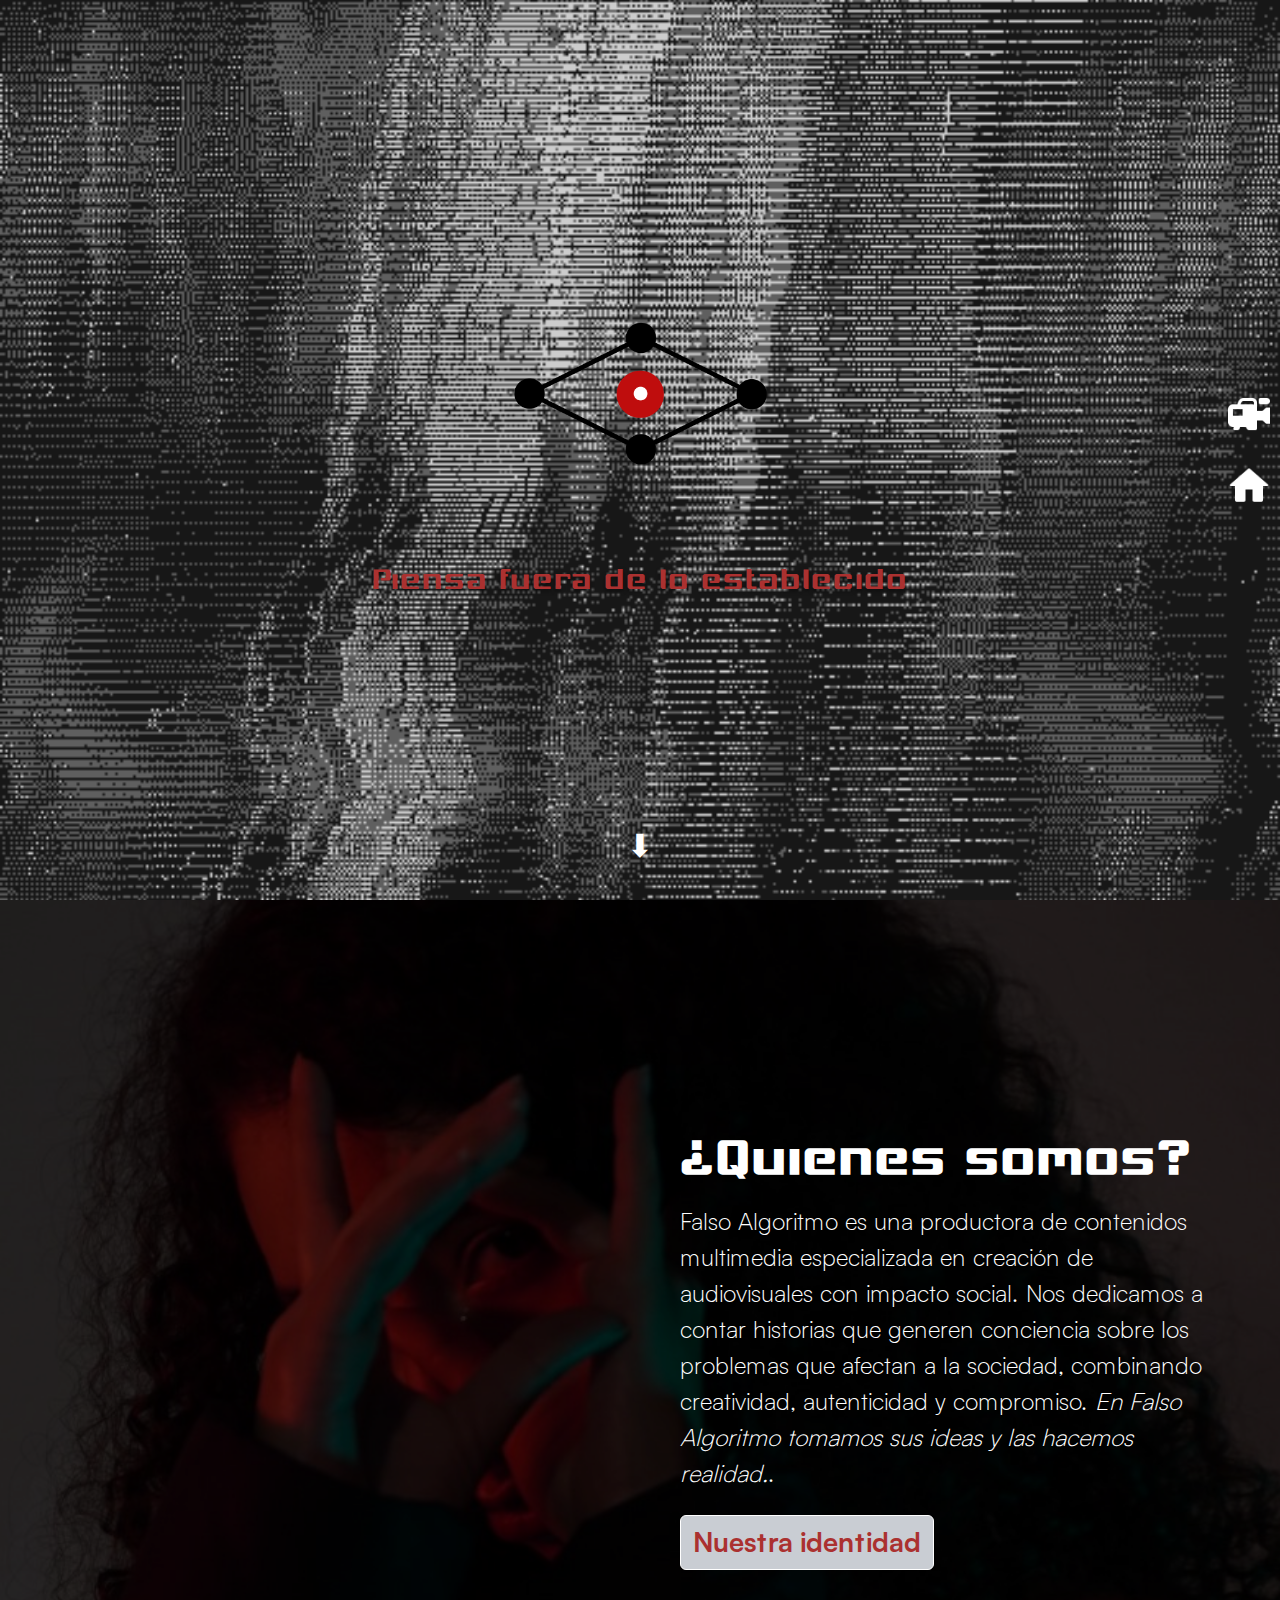
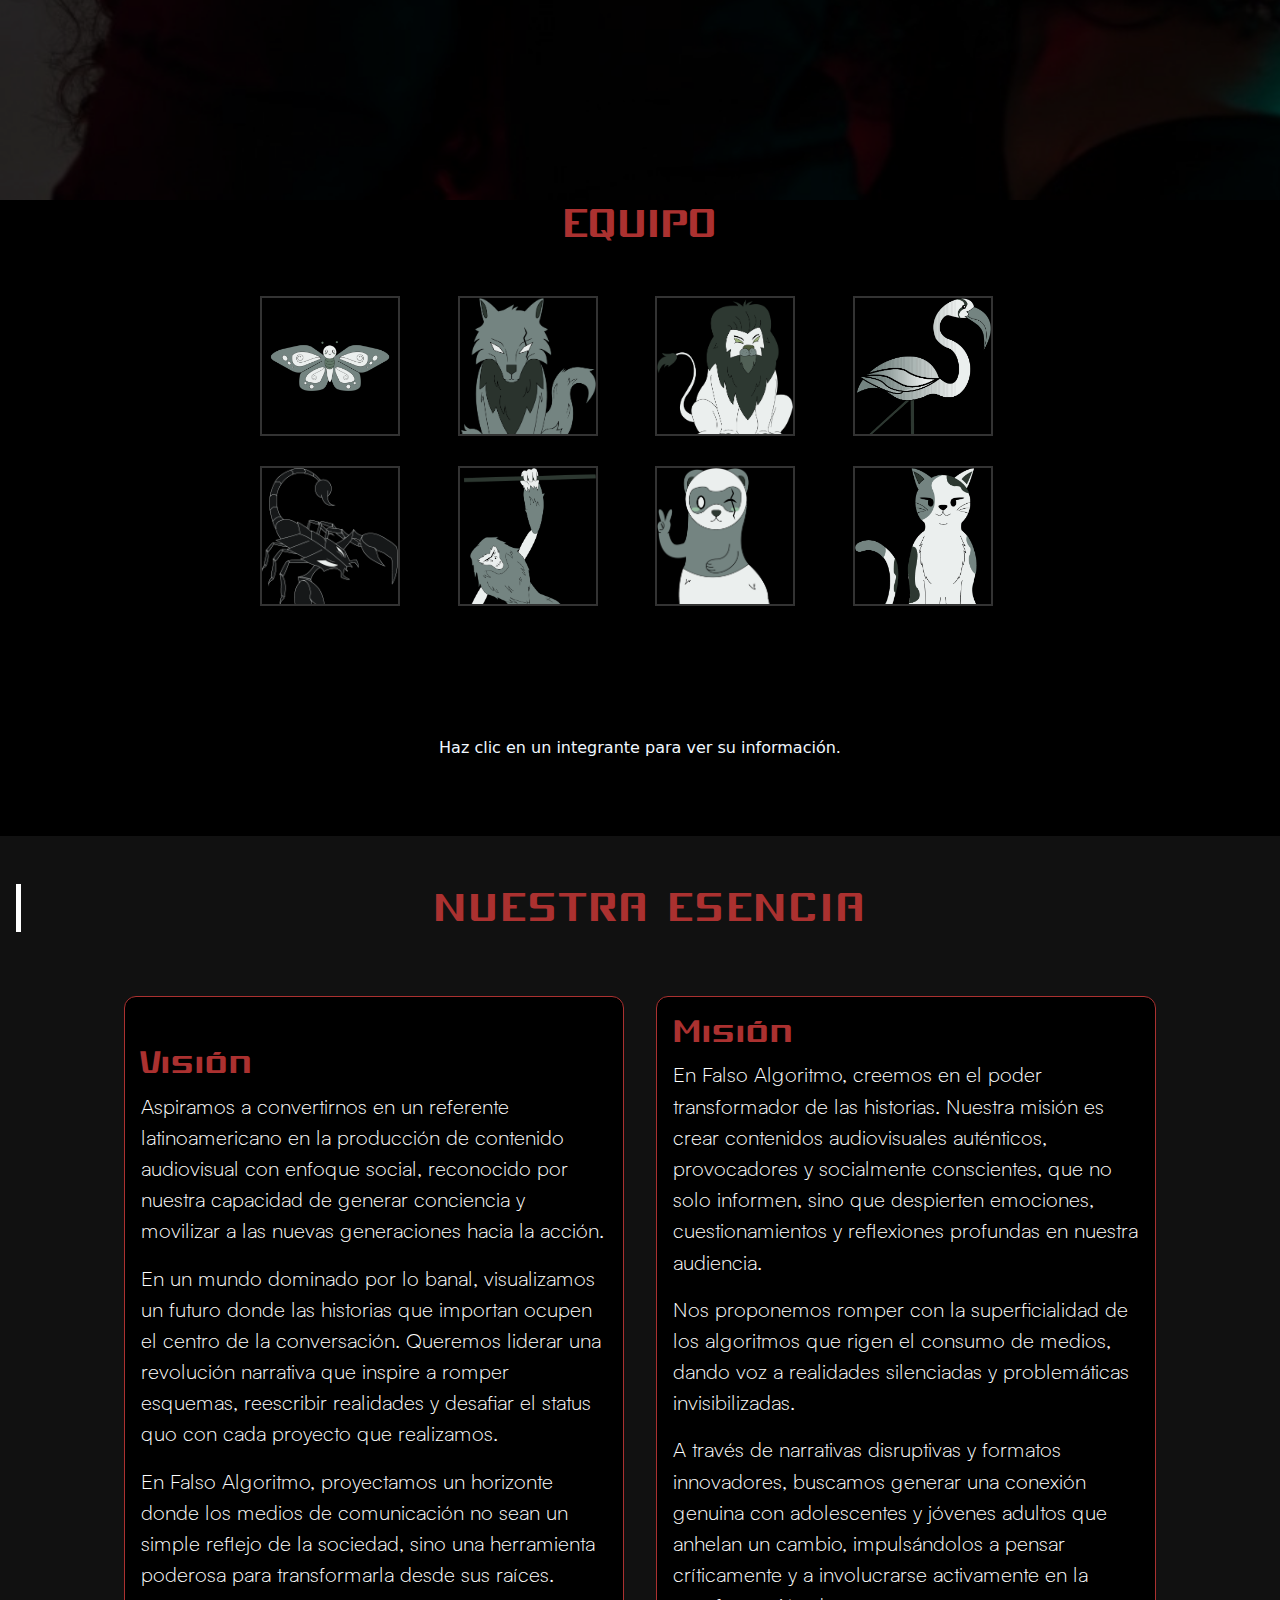
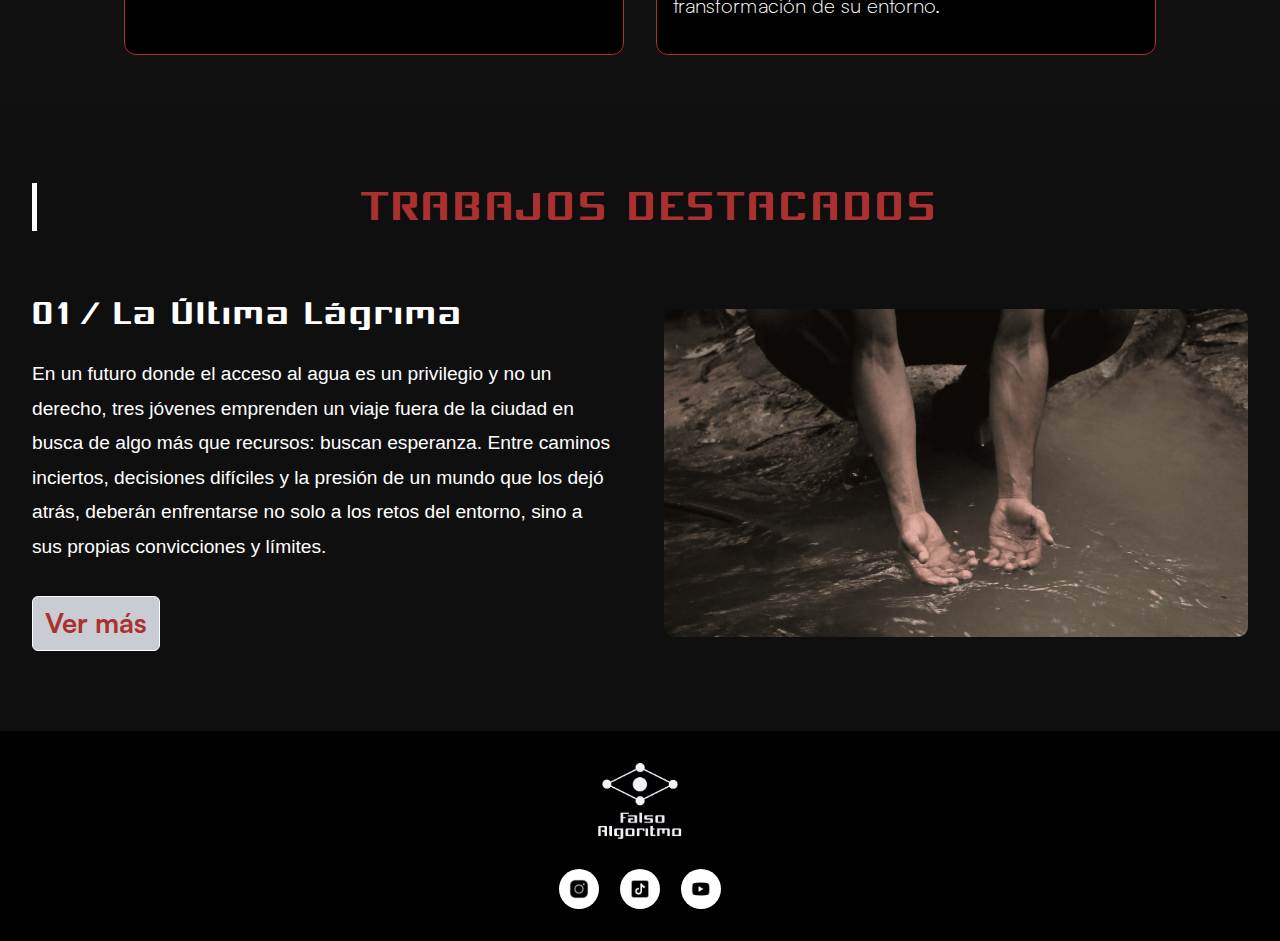
<file: productora.html>
<!DOCTYPE html>
<html lang="es">
<head>
  <meta charset="UTF-8" />
  <meta name="viewport" content="width=device-width, initial-scale=1.0" />
  <title>Proyecto – La Última Lágrima</title>
  <link rel="icon" href="images/productorawh.png" type="image/x-icon">
  <link rel="stylesheet" href="styles.css" />
  <link href="https://cdn.jsdelivr.net/npm/bootstrap@5.3.2/dist/css/bootstrap.min.css" rel="stylesheet">
</head>
<body>

 <!-- Menú lateral derecho -->
<div class="menu-lateral-derecha">
  <div class="menu-item">
    <a href="proyecto.html">
      <img src="images/proyecto.png" alt="Proyecto" />
    </a>
  </div>
  <div class="menu-item">
    <a href="index.html">
      <img src="images/iconoprincipal.png" alt="Principal" />
    </a>
  </div>
</div>


<!-- Menú hamburguesa para móviles -->
<nav class="navbar navbar-dark bg-dark d-md-none fixed-top px-3">
  <div class="container-fluid justify-content-between">
    <button class="navbar-toggler" type="button" data-bs-toggle="collapse" data-bs-target="#menuMovil" aria-controls="menuMovil" aria-expanded="false" aria-label="Menú">
      <span class="navbar-toggler-icon"></span>
    </button>
  </div>
  
  <div class="collapse navbar-collapse mt-2" id="menuMovil">
    <ul class="navbar-nav ps-3">
    
    <li class="nav-item">
        <a class="nav-link d-flex align-items-center gap-2" href="proyecto.html">
          <img src="images/proyecto.png" alt="Proyecto" width="24" /> <span>Proyecto</span>
        </a>
      </li>
      <li class="nav-item">
        <a class="nav-link d-flex align-items-center gap-2" href="index.html">
          <img src="images/iconoprincipal.png" alt="Inicio" width="24" /> <span>Inicio</span>
        </a>
      </li>
      
    </ul>
  </div>
</nav>

<section class="productora-hero">
    <img src="images/productora.png" alt="Logo Productora" class="logo-productora" />
    <h1 class="frase-productora">Piensa fuera de lo establecido</h1>
    <div class="scroll-indicador">⬇</div>
  </section>

  <section class="band-section">
    <div class="band-content">
      <h2>¿Quienes somos?</h2>
      <p>
        Falso Algoritmo es una productora de contenidos multimedia especializada en 
        creación de audiovisuales  con impacto social. Nos dedicamos a contar historias 
        que generen conciencia sobre los problemas que afectan a la sociedad, combinando 
        creatividad, autenticidad y compromiso.  <em>En Falso Algoritmo tomamos sus ideas 
        y las hacemos realidad.</em>.
      </p>
      <a href="archives/falsoAlgoritmoMDM.pdf" class="btn-band" target="_blank">Nuestra identidad</a>
    </div>
  </section>

  <section>
    <div class="equipo-container">
    <h1>EQUIPO</h1>
    <div class="container">
    <div class="grid-container" id="grid">
    <div class="grid-item" data-description="Responsable de la identidad visual y narrativa del proyecto. Supervisa la coherencia estética, estructura los guiones y define el tono del cortometraje. También dirige el diseño y funcionalidad del sitio web, trabajando en conjunto con los equipos de arte y animación." data-image="images/taniaDetalle.jpg" data-instagram="https://www.instagram.com/tanyah.03?igsh=OGRxNzVhNXB0ZHh2" data-name="Tania Valentina Hoyos Bermeo" data-portfolio="https://tanyah03.github.io/portafolioWeb/" data-role="Dirección Creativa y Guion"><img alt="Nanami" src="images/mariposa.png"/></div>
    <div class="grid-item" data-description="Encargado de la captura de material audiovisual y fotográfico. Se asegura de que la iluminación, composición y corrección de color mantengan la identidad visual del proyecto. Colabora con edición y animación para integrar el material en la versión final." data-image="images/kevinDetalle.jpg" data-instagram="https://www.instagram.com/brausin_ich?igsh=MWRsNzYyeGRjbzc2OQ==" data-name="Kevin Daniel Brausin Novoa"  data-role="Dirección de Fotografía y Producción"><img alt="Mei" src="images/lobo.png"/></div>
    <div class="grid-item" data-description="Desarrolla animaciones en 2D y 3D, efectos visuales y diseño sonoro. Edita y sincroniza el audio con las imágenes, creando una atmósfera envolvente. También trabaja en la producción de la banda sonora y efectos de sonido." data-image="images/brianDetalle.jpg" data-instagram="https://www.instagram.com/briancristanchovargas?igsh=ZWVvbXFhNnZjcHkx" data-name="Brian Stiven Cristancho Vargas" data-portfolio="https://hassidyy.github.io/brianPortafolio/" data-role="Animación y Sonido"><img alt="Yaga" src="images/leon.png"/></div>
    <div class="grid-item" data-description="Diseña materiales gráficos y edita los videos del proyecto. Asegura que los efectos visuales y la corrección de color refuercen la narrativa. Apoya en la creación de storyboard y ajustes de animación según el feedback del equipo." data-image="images/angieDetalle.jpg" data-instagram="https://www.instagram.com/katt_artt?igsh=MTJnc2tieGxlcnRkdA==" data-name="Angie Katherine Becerra Riaño" data-portfolio="https://becerra03092000.github.io/Portafolio-final/" data-role="Diseño Gráfico y Edición"><img alt="Shoko" src="images/flamenco.png"/></div>
    <div class="grid-item" data-description="Escribe guiones y supervisa la coherencia narrativa con los aspectos visuales del proyecto. Garantiza que los personajes y escenarios reflejen la intención del relato. También investiga nuevas metodologías en UX/UI y diseño web." data-image="images/juanDetalle.jpg" data-instagram="https://www.instagram.com/_errratico?igsh=MTYzeXBkZXJrcjh4bA==" data-name="Juan Jacobo Bernal Bernal" data-portfolio="https://fernodroom.github.io/miPortafolioWebPersonal/" data-role="Diseño Gráfico, Guion y Dirección de Arte"><img alt="Todo" src="images/escorpion.png"/></div>
    <div class="grid-item" data-description="Define el estilo visual del proyecto a través de la fotografía y el video. Aporta una visión cinematográfica en la escritura del guion y asegura la calidad técnica de cada toma. También colabora en la planificación transmedia del contenido." data-image="images/pedroDetalle.jpg" data-instagram="https://www.instagram.com/yanhomami?igsh=ejh0djZkeHlpM2ww" data-name="Pedro Nel Rodríguez Barrera" data-portfolio="https://hassidyy.github.io/portafolioactpedro/#ultimo4" data-role="Fotografía y Guion"><img alt="Gojo" src="images/mono.png"/></div>
    <div class="grid-item" data-description="Crea efectos sonoros y elementos visuales para branding y redes sociales. Ajusta la calidad del audio en los videos y diseña gráficos que refuercen la estética del proyecto." data-image="images/ashleyDetalle.jpg" data-instagram="https://www.instagram.com/degdegtulipdegdeg?igsh=aWUzZ3o4bjB5bTJ3" data-name="Ashley Valentina Riaño Mendigaño" data-portfolio="https://tulip14flower.github.io/portafolio/index.html" data-role="Diseño Gráfico y Sonido"><img alt="Toge" src="images/huron.png"/></div>
    <div class="grid-item" data-description="Diseña la estructura del sitio web y desarrolla estrategias de contenido y publicidad. Redacta textos para blogs, redes y campañas promocionales, asegurando una comunicación efectiva. También trabaja en posicionamiento de marca y diseño de campañas digitales." data-image="images/hasbleidyDetalle.jpg" data-instagram="https://www.instagram.com/hassidyy?igsh=MWwzZXV6ZHAwcWo4bQ==" data-name="Tania Hasbleidy Palacio León" data-portfolio="https://hassidyy.github.io/portafoliotania/" data-role="Diseño Web, Redacción y Publicidad"><img alt="Utahime" src="images/gato.png"/></div>
    </div>
    <div class="info-panel" id="info" style="color: aliceblue;">
    <p>Haz clic en un integrante para ver su información.</p>
    </div>
    </div>
    </div>
    </section>

    <section class="mision-vision-section">
      <h2 class="titulo-seccion">Nuestra esencia</h2>
    
      <div class="fila">
        <!-- Visión: imagen a la izquierda -->
        <div class="tarjeta">
          <div class="texto">
            <h3>Visión</h3>
            <p>Aspiramos a convertirnos en un referente latinoamericano en la producción de contenido audiovisual con enfoque social, 
              reconocido por nuestra capacidad de generar conciencia y movilizar a las nuevas generaciones hacia la acción.</p> 
              <p>En un mundo dominado por lo banal, visualizamos un futuro donde las historias que importan ocupen el centro de la 
              conversación. Queremos liderar una revolución narrativa que inspire a romper esquemas, reescribir realidades y desafiar 
              el status quo con cada proyecto que realizamos.</p> <p>En Falso Algoritmo, proyectamos un horizonte donde los medios de comunicación 
              no sean un simple reflejo de la sociedad, sino una herramienta poderosa para transformarla desde sus raíces.</p>
          </div>
        </div>
    
        <!-- Misión: imagen a la derecha -->
        <div class="tarjeta reverse">
          <div class="texto">
            <h3>Misión</h3>
            <p>En Falso Algoritmo, creemos en el poder transformador de las historias. 
              Nuestra misión es crear contenidos audiovisuales auténticos, provocadores y socialmente conscientes, 
              que no solo informen, sino que despierten emociones, cuestionamientos y reflexiones profundas en nuestra 
              audiencia. </p> <p>Nos proponemos romper con la superficialidad de los algoritmos que rigen el consumo de medios, 
              dando voz a realidades silenciadas y problemáticas invisibilizadas.</p> <p>A través de narrativas disruptivas y 
              formatos innovadores, buscamos generar una conexión genuina con adolescentes y jóvenes adultos que anhelan 
              un cambio, impulsándolos a pensar críticamente y a involucrarse activamente en la transformación de su entorno. </p>           
          </div>
        </div>
      </div>
    </section>


      
<!-- Info del proyecto -->
<section class="trabajos-destacados">
  <h2 class="titulo-seccion">TRABAJOS DESTACADOS</h2>

  <div class="contenedor-proyecto">
    <div class="texto-proyecto">
      <h3 class="subtitulo-proyecto">01 / La Última Lágrima</h3>
      <p class="descripcion-proyecto">
        En un futuro donde el acceso al agua es un privilegio y no un derecho, 
        tres jóvenes emprenden un viaje fuera de la ciudad en busca de algo más 
        que recursos: buscan esperanza. Entre caminos inciertos, decisiones 
        difíciles y la presión de un mundo que los dejó atrás, deberán 
        enfrentarse no solo a los retos del entorno, sino a sus propias 
        convicciones y límites.
      </p>
      <a href="index.html" class="btn-proyecto">Ver más</a>
    </div>

    <div class="imagen-proyecto">
      <img src="images/fotproyecto.png" alt="Imagen del proyecto Falso Algoritmo" />
    </div>
  </div>
</section>
    
      <footer class="footer">
        <img src="images/productorawh.png" alt="Logo Productora" class="footer-logo">
        <div class="social-icons">
          <a href="https://www.instagram.com/falsoalgoritmo.oficial?igsh=MWdkNXRkdWZpeHpqdA==" target="_blank"><div class="circle"><img src="images/instagram.png" alt="Instagram"></div></a>
          <a href="https://www.tiktok.com/@falso_algoritmo" target="_blank"><div class="circle"><img src="images/tiktok.png" alt="TikTok"></div></a>
          <a href="https://www.youtube.com/@falso.algoritmo" target="_blank"><div class="circle"><img src="images/youtube.png" alt="YouTube"></div></a>
        </div>
      </footer>


  <script>
    document.addEventListener("DOMContentLoaded", function () {
  const items = document.querySelectorAll('.grid-item');
  const infoPanel = document.getElementById('info');

  if (!infoPanel || items.length === 0) return;

  items.forEach(item => {
    item.addEventListener('click', () => {
      const name = item.getAttribute('data-name');
      const role = item.getAttribute('data-role');
      const description = item.getAttribute('data-description');
      const instagram = item.getAttribute('data-instagram');
      const portfolio = item.getAttribute('data-portfolio');
      const image = item.getAttribute('data-image');

      infoPanel.innerHTML = `
  <img src="${image}" alt="${name}">
  <div class="info-text">
    <h1>${name}</h1>
    <h2>${role}</h2>
    <p>${description}</p>
    <div class="info-links">
      <a href="${instagram}" target="_blank">
        <img src="images/instagram.png" alt="Instagram"> Instagram
      </a>
      <a href="${portfolio}" target="_blank">
        <img src="images/portafolio.png" alt="Portafolio"> Portafolio
      </a>
    </div>
  </div>
`;
    });
  });
});
  </script>
  <script src="script.js"></script>
  <script src="https://cdn.jsdelivr.net/npm/bootstrap@5.3.2/dist/js/bootstrap.bundle.min.js"></script>
</body>
</html>
</file>
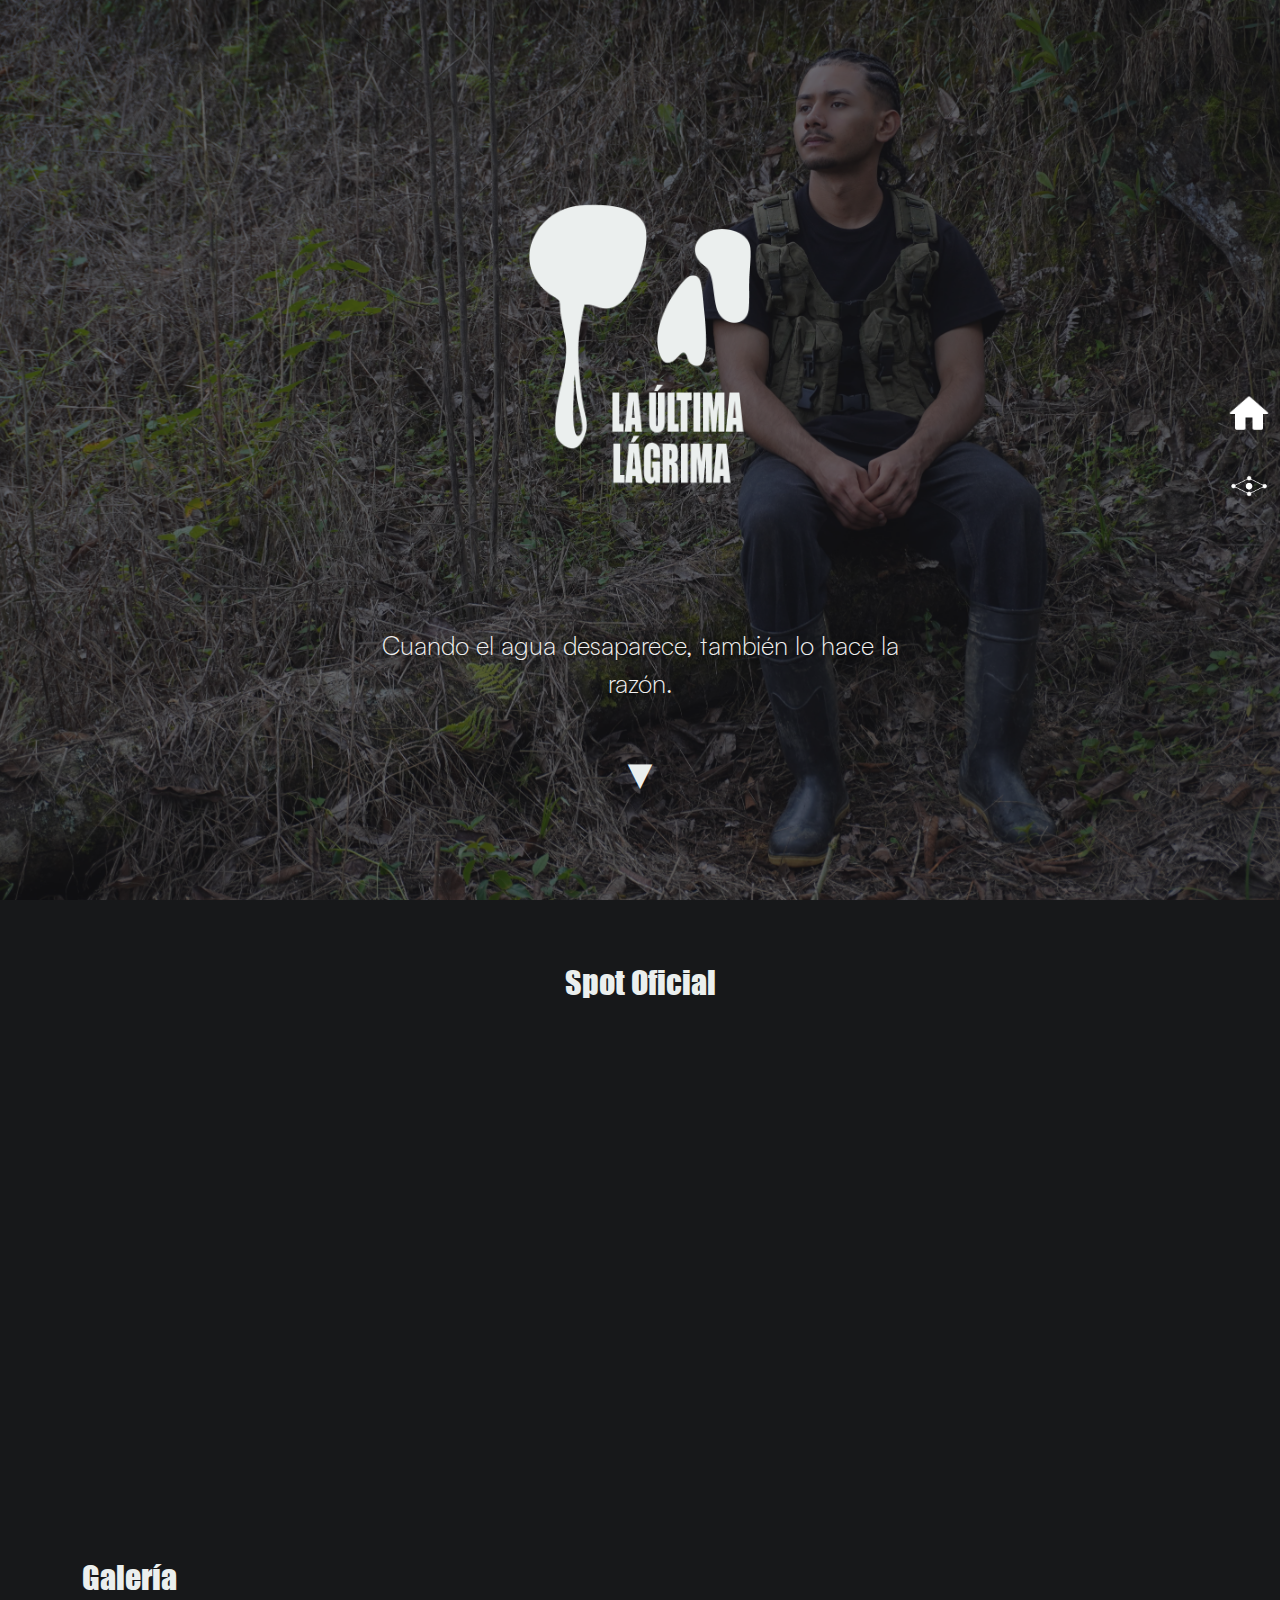
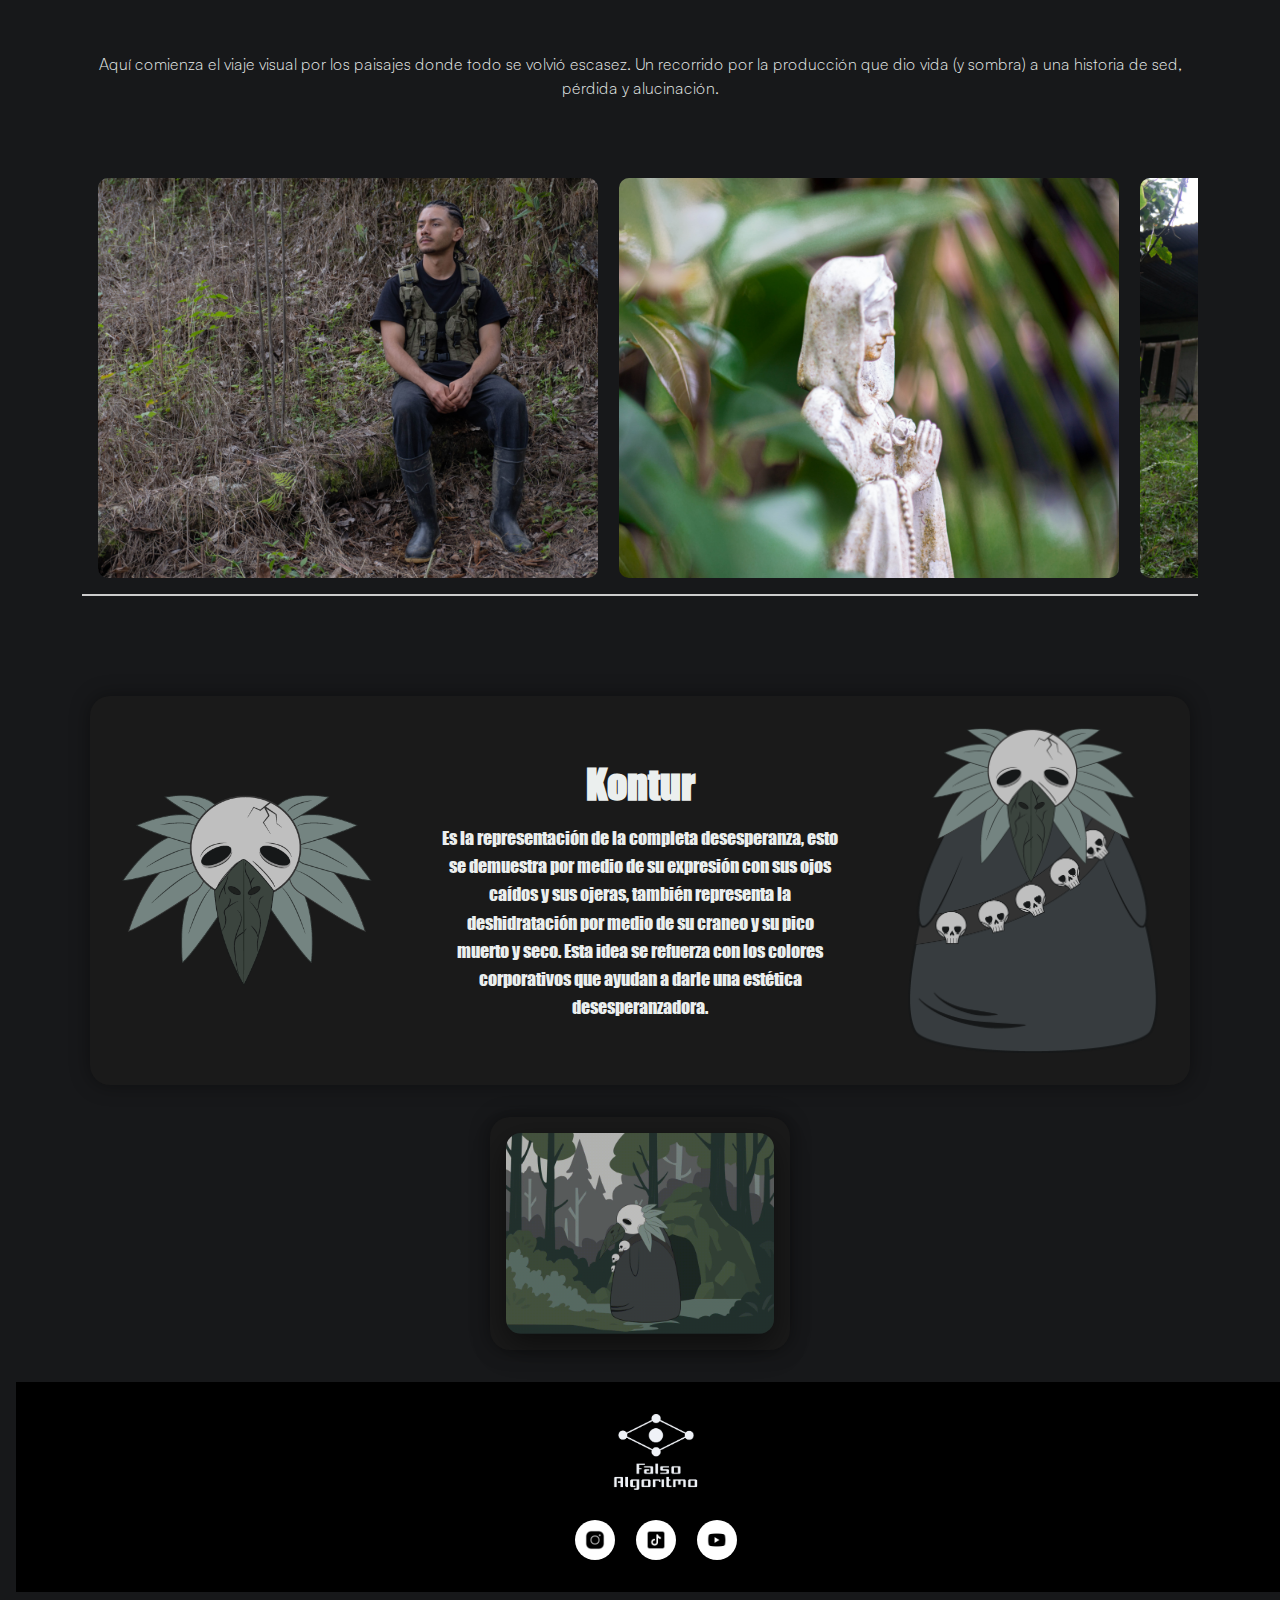
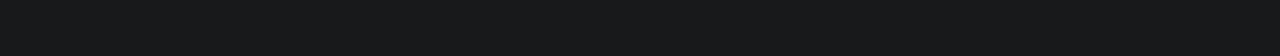
<file: proyecto.html>
<!DOCTYPE html>
<html lang="es">
<head>
  <meta charset="UTF-8" />
  <meta name="viewport" content="width=device-width, initial-scale=1.0" />
  <title>Proyecto – La Última Lágrima</title>
  <link rel="icon" href="images/proyectoGr.png" type="image/x-icon">
  <link rel="stylesheet" href="styles.css" />
  <link href="https://cdn.jsdelivr.net/npm/bootstrap@5.3.2/dist/css/bootstrap.min.css" rel="stylesheet">
</head>
<body>

  <!-- Menú lateral derecho -->
<div class="menu-lateral-derecha">
  <div class="menu-item">
    <a href="index.html">
      <img src="images/iconoprincipal.png" alt="Principal" />
    </a>
  </div>
  <div class="menu-item">
    <a href="productora.html">
      <img src="images/productora.png" alt="Productora" />
    </a>
  </div>
</div>


<!-- Menú hamburguesa para móviles -->
<nav class="navbar navbar-dark bg-dark d-md-none fixed-top px-3">
  <div class="container-fluid justify-content-between">
    <button class="navbar-toggler" type="button" data-bs-toggle="collapse" data-bs-target="#menuMovil" aria-controls="menuMovil" aria-expanded="false" aria-label="Menú">
      <span class="navbar-toggler-icon"></span>
    </button>
  </div>
  
  <div class="collapse navbar-collapse mt-2" id="menuMovil">
    <ul class="navbar-nav ps-3">
      <li class="nav-item">
        <a class="nav-link d-flex align-items-center gap-2" href="index.html">
          <img src="images/iconoprincipal.png" alt="Inicio" width="24" /> <span>Inicio</span>
        </a>
      </li>
      <li class="nav-item">
        <a class="nav-link d-flex align-items-center gap-2" href="productora.html">
          <img src="images/productora.png" alt="Productora" width="24" /> <span>Productora</span>
        </a>
      </li>
    </ul>
  </div>
</nav>

  <!-- Sección portada del proyecto -->
  <section class="portada-proyecto">
    <div class="overlay">
      <img src="images/proyectoWt.png" alt="La Última Lágrima" class="logo-portada" />
      <p class="frase-impacto"> Cuando el agua desaparece, también lo hace la razón.</p>
      <div class="scroll-down">
        <span>▼</span>
      </div>
    </div>
  </section>


  <!-- Sección Spot -->
  <section class="seccion" style="background-color: var(--color-oscuro2);" id="spot">
    <h2>Spot Oficial</h2>
    <div class="video-embed">
      <iframe width="100%" height="500" src="https://www.youtube.com/embed/5PHuoxsctLQ?si=7yVlk7Ub-HfG3mzR" 
        title="Spot Oficial" frameborder="0" 
        allow="accelerometer; autoplay; clipboard-write; encrypted-media; gyroscope; picture-in-picture; web-share" 
        allowfullscreen></iframe>
    </div>

      <div class="container my-5">
        <h2 class="text-center mb-4">Galería</h2>
        <p style="font-family: 'Satoshi Light';">Aquí comienza el viaje visual por los paisajes donde todo se volvió escasez. 
          Un recorrido por la producción que dio vida (y sombra) a una historia de sed, pérdida y alucinación.</p>
        <div class="gallery-container">
          <!-- Imágenes desde carpeta local -->
          <img src="images/fotouno.jpg" class="gallery-image" alt="galeria1">
          <img src="images/fotodos.jpg" class="gallery-image" alt="galeria2">
          <img src="images/fototres.jpg" class="gallery-image" alt="galeria3">
          <img src="images/fotocuatro.jpg" class="gallery-image" alt="galeria4">
          <img src="images/fotocinco.jpg" class="gallery-image" alt="galeria5">
          <img src="images/fotoseis.jpg" class="gallery-image" alt="galeria6">
          <img src="images/fotosiete.jpg" class="gallery-image" alt="galeria7">
          <img src="images/fotoocho.jpg" class="gallery-image" alt="galeria8">
        </div>
      </div>
  
      <div class="contenido-flex">
        <div class="personaje-section">
          <img src="images/personajeCabeza.png" alt="Máscara" class="personaje-image" />
      
          <div class="personaje-content">
            <h2>Kontur</h2>
            <p>
              Es la representación de la completa desesperanza, 
              esto se demuestra por medio de su expresión con sus ojos caídos y sus ojeras, 
              también representa la deshidratación por medio de su craneo y su pico muerto y 
              seco. Esta idea se refuerza con los colores corporativos que ayudan a darle 
              una estética desesperanzadora.
            </p>
          </div>
      
          <img src="images/personajeFrente.png" alt="Elemento decorativo" class="personaje-image-right" />
        </div>
      
        <div class="gif-section">
          <img src="images/turnAroundP.gif" alt="Gif decorativo" class="gif-deco" onclick="openModal()" />
        </div>
        
        <!-- Modal -->
        <div id="gifModal" class="modal">
          <span class="close" onclick="closeModal()">&times;</span>
          <img class="modal-content" id="gifFull">
        </div>
        
      </div>

      <footer class="footer">
        <img src="images/productorawh.png" alt="Logo Productora" class="footer-logo">
        <div class="social-icons">
          <a href="https://www.instagram.com/falsoalgoritmo.oficial?igsh=MWdkNXRkdWZpeHpqdA==" target="_blank"><div class="circle"><img src="images/instagram.png" alt="Instagram"></div></a>
          <a href="https://www.tiktok.com/@falso_algoritmo" target="_blank"><div class="circle"><img src="images/tiktok.png" alt="TikTok"></div></a>
          <a href="https://www.youtube.com/@falso.algoritmo" target="_blank"><div class="circle"><img src="images/youtube.png" alt="YouTube"></div></a>
        </div>
      </footer>

      <script>
        // Menú hamburguesa toggle
document.getElementById('hamburguesa-btn').addEventListener('click', () => {
  const menuMovil = document.getElementById('menu-movil');
  const visible = menuMovil.style.display === 'flex';
  menuMovil.style.display = visible ? 'none' : 'flex';
});

// Menú hamburguesa
const toggleMenuBtn = document.getElementById('toggle-menu');
const opcionesMenu = document.getElementById('opciones-hamburguesa');

toggleMenuBtn.addEventListener('click', () => {
  opcionesMenu.classList.toggle('activo');
});

  function openModal() {
    document.getElementById("gifModal").style.display = "block";
    document.getElementById("gifFull").src = "images/turnAroundP.gif";
  }

  function closeModal() {
    document.getElementById("gifModal").style.display = "none";
  }

      </script>
  <script src="script.js"></script>
  <script src="https://cdn.jsdelivr.net/npm/bootstrap@5.3.2/dist/js/bootstrap.bundle.min.js"></script>
</body>
</html>
</file>
<file: styles.css>
/* Tipografías */
@font-face {
  font-family: 'Impact';
  src: url('fonts/impact.woff2') format('woff2');
  font-weight: 400;
  font-style: normal;
}

@font-face {
  font-family: 'Satoshi Light';
  src: url('fonts/Satoshi-Light.woff2') format('woff2');
  font-weight: 300;
  font-style: normal;
}

@font-face {
  font-family: 'Satoshi Bold';
  src: url('fonts/Satoshi-Bold.woff2') format('woff2');
  font-weight: 700;
  font-style: normal;
}

@font-face {
  font-family: 'Satoshi Italic';
  src: url('fonts/Satoshi-Italic.woff2') format('woff2');
  font-weight: 400;
  font-style: italic;
}

@font-face {
  font-family: 'Mobitale';
  src: url('fonts/Mobio__.woff') format('woff');
  font-weight: 400;
  font-style: italic;
}

:root {
  --color-claro: #EBEFEE;
  --color-gris: #748080;
  --color-verde: #4C593B;
  --color-oscuro1: #2D3831;
  --color-oscuro2: #17181A;
  --transparente: rgba(45, 56, 49, 0.85);
}
* {
  box-sizing: border-box;
}

html, body {
  margin: 0;
  padding: 0;
  width: 100%;
  overflow-x: hidden;
  background-color: #000;
}

body {
  margin: 0;
  font-family: 'Impact', sans-serif;
  background-color: var(--color-oscuro2);
  color: var(--color-claro);
}

#video-fondo {
  position: fixed !important;
  top: 0;
  left: 0;
  width: 100vw !important;
  height: 100vh !important;
  object-fit: cover !important;
  z-index: 0 !important;
  opacity: 1 !important;
  display: block !important;
  background: black !important;
}

#mutebtn {
  position: fixed;
  bottom: 20px;
  right: 20px;
  z-index: 10;
  background: transparent;
  border: none;
  cursor: pointer;
}
#mutebtn img {
  width: 40px;
  height: 40px;
}

.logo-nombre {
  font-family: 'Impact', sans-serif;
  font-size: 3.2rem;
  color: var(--color-claro);
  margin-bottom: 1rem;
  text-align: left;
  width: 100%;
}

.menu-lateral {
  position: fixed;
  top: 0;
  left: 0;
  width: 80px;
  height: 100vh;
  background-color: var(--transparente);
  display: flex;
  flex-direction: column;
  justify-content: center;
  align-items: center;
  padding: 30px 10px;
  z-index: 1000;
  border-top-right-radius: 60px;
  border-bottom-right-radius: 60px;
  box-shadow: 2px 0 10px rgba(0, 0, 0, 0.3);
}

.menu-item {
  position: relative;
  margin-bottom: 30px;
  cursor: pointer;
  transition: transform 0.3s ease;
}

.menu-item:hover {
  transform: scale(1.1);
}

.menu-item img {
  width: 52px;
  height: 52px;
}

.tooltip-text {
  position: absolute;
  left: 70px;
  top: 50%;
  transform: translateY(-50%);
  background: var(--color-oscuro1);
  color: var(--color-claro);
  padding: 6px 10px;
  border-radius: 4px;
  white-space: nowrap;
  opacity: 0;
  pointer-events: none;
  transition: opacity 0.3s ease;
  font-family: 'Satoshi Bold', sans-serif;
}

.menu-item:hover .tooltip-text {
  opacity: 1;
}

/* Menú hamburguesa móvil */
.menu-hamburguesa {
  display: none;
  position: fixed;
  top: 20px;
  left: 20px;
  z-index: 1100;
}

/* Responsivo */
@media (max-width: 576px) {
  .logo-nombre {
    font-size: 1.4rem;
    gap: 8px;
  }

  .logo-nombre img {
    height: 32px;
  }

  .contenido {
    margin-left: 70px;
    padding: 1.5rem;
  }


  .marco-video {
    width: 100%;
    max-width: none;
    border-radius: 12px;
    box-shadow: 0 0 40px rgba(0, 0, 0, 0.6);
  }

  #cerrar-video {
    margin-top: 12px;
    padding: 6px 12px;
    font-size: 0.9rem;
  }
}

/* MENÚ HAMBURGUESA RESPONSIVE */
body.offcanvas-open {
  overflow: hidden;
}

.offcanvas-start {
  max-width: 240px !important; /* asegura el ancho correcto */
}

@media (max-width: 576px) {
  .offcanvas-start.menu-transparente {
    background-color: rgba(45, 56, 49, 0.85); /* color-oscuro1 con transparencia */
    border-top-right-radius: 60px;
    border-bottom-right-radius: 60px;
    box-shadow: 2px 0 10px rgba(0, 0, 0, 0.3);
    width: 240px;
    padding: 30px 20px;
    display: flex;
    flex-direction: column;
    justify-content: flex-start;
    align-items: flex-start;
    font-family: 'Impact';
  }

  .navbar-nav .nav-link {
    font-family: 'Impact', sans-serif;
    color: var(--color-claro);
    font-size: 1.2rem;
  }
  
  .navbar-dark .navbar-toggler-icon {
    filter: brightness(0) invert(1); /* Asegura que el ícono sea blanco */
  }  

  .offcanvas-header {
    width: 100%;
    padding-bottom: 10px;
    border-bottom: 1px solid rgba(255, 255, 255, 0.1);
    margin-bottom: 10px;
  }

  .offcanvas-title {
    font-family: 'Impact', sans-serif;
    font-size: 1.5rem;
    color: #ffffff
  }

  .offcanvas-body {
    width: 100%;
    display: flex;
    flex-direction: column;
    gap: 20px;
    padding-top: 10px;
  }

  .menu-transparente .nav-link {
    display: flex;
    align-items: center;
    gap: 12px;
    color: var(--color-claro) !important;
    font-family: 'Satoshi Bold', sans-serif;
    font-size: 1.1rem;
    padding: 10px 16px;
    width: 100%;
    border-radius: 12px;
    transition: background-color 0.3s ease;
  }

  .menu-transparente .nav-link img {
    width: 28px;
    height: 28px;
    filter: brightness(1000%);
  }

  .menu-transparente .nav-link:hover {
    background-color: rgba(23, 24, 26, 0.65); /* más oscuro, con transparencia */
  }

  .btn-close {
    filter: brightness(1000%);
  }
}

/* Fondo oscuro del overlay */
#fondo-oscuro-reparto {
  position: fixed;
  top: 0;
  left: 0;
  width: 100%;
  height: 100%;
  background-color: rgba(0, 0, 0, 0.7); /* Fondo oscuro semitransparente */
  z-index: 998;
  display: none; /* Inicialmente oculto */
}

/* Estilos para la sección de reparto (modal) */
.reparto-seccion {
  position: fixed;
  top: 50%;
  left: 50%;
  transform: translate(-50%, -50%);
  width: 90%;
  max-width: 1200px;
  max-height: 90vh;
  background-color: #111;
  padding: 30px 20px;
  border-radius: 20px;
  box-shadow: 0 0 30px rgba(0, 0, 0, 0.7);
  z-index: 999; /* Asegura que el modal esté encima del fondo oscuro */
  display: none; /* Inicialmente oculto */
  color: var(--color-claro);
  text-align: center;
  animation: fadeIn 0.8s ease-in-out;
}

/* Cerrar el modal */
.cerrar-seccion {
  position: absolute;
  top: 20px;
  right: 30px;
  font-size: 28px;
  background: transparent;
  border: none;
  color: white;
  cursor: pointer;
  z-index: 1200;
}

/* Animación de entrada del modal */
@keyframes fadeIn {
  from {
    opacity: 0;
    transform: translateY(30px);
  }
  to {
    opacity: 1;
    transform: translateY(0);
  }
}

/* Estilo para las tarjetas de los personajes dentro del modal */
.cards-reparto {
  display: flex;
  flex-wrap: wrap;
  justify-content: center;
  gap: 25px;
  margin-top: 30px;
}

.card-personaje {
  background-color: #1c1c1c;
  padding: 20px;
  border-radius: 20px;
  width: 280px;
  transition: transform 0.3s;
  box-shadow: 0 0 10px rgba(255, 255, 255, 0.05);
}

.card-personaje img {
  width: 100%;
  border-radius: 12px;
}

.card-personaje h2 {
  margin-top: 15px;
  font-family: 'Impact', sans-serif;
}

.card-personaje button {
  margin-top: 15px;
  background-color: var(--color-claro);
  color: #111;
  padding: 10px 20px;
  border: none;
  border-radius: 12px;
  font-family: 'Satoshi Bold', sans-serif;
  cursor: pointer;
  transition: transform 0.2s;
}

.card-personaje button:hover {
  transform: scale(1.05);
}

/* Estilo para las imágenes */
.personaje img {
  width: 100%;
  border-radius: 15px;
  margin-bottom: 15px;
}

.personaje h3 {
  font-family: 'Impact', sans-serif;
  font-size: 1.4rem;
  margin-bottom: 10px;
}

.texto-personaje {
  font-family: 'Satoshi Light'; 
  font-size: 0.95rem;
  margin-bottom: 15px;
  color: #ccc;
  text-align: justify;
}

/* Estilo de los botones */
.boton-mas {
  background-color: transparent;
  border: 2px dashed var(--color-claro);
  color: var(--color-claro);
  padding: 8px 18px;
  border-radius: 12px;
  font-family: 'Impact', sans-serif;
  font-size: 0.95rem;
  cursor: pointer;
  transition: all 0.3s ease;
}

.boton-mas:hover {
  background-color: var(--color-claro);
  color: #0f0f0f;
  transform: scale(1.05);
}

/* proyecto */

.contenido {
  position: absolute; /* Posiciona el contenido encima del video */
  top: 0;
  left: 0;
  right: 0;
  bottom: 0;
  display: flex;
  flex-direction: column;
  justify-content: flex-end; /* Esto empuja el contenido hacia abajo */
  align-items: flex-start;
  height: 100vh; /* Ocupa toda la altura de la ventana */
  padding: 6rem;
  box-sizing: border-box; /* Asegura que el padding no rompa el diseño */
  gap: 2rem;
  z-index: 10; /* Asegura que esté por encima del video */
}

.logo-nombre {
  display: block;
}

.intro-texto {
  max-width: 600px;
  background-color: rgba(0, 0, 0, 0.4); /* mejora legibilidad */
  padding: 2rem;
  border-radius: 1rem;
  color: #f0f0f0;
  font-family: 'Satoshi', sans-serif;
  font-size: 1.1rem;
  line-height: 1.6;
}

.intro-texto p {
  margin: 0;
}

#ver-btn {
  font-family: 'Satoshi', sans-serif;
  font-size: 1rem;
  padding: 12px 28px;
  border: none;
  border-radius: 8px;
  background-color: #3a5230;
  color: #fff;
  cursor: pointer;
  transition: background-color 0.3s;
}

#ver-btn:hover {
  background-color: #4b6b3d;
}

/* Responsive para móviles */
@media (max-width: 768px) {
  .contenido {
    padding: 2rem;
  }

  .intro-texto {
    padding: 1.5rem 1rem;
    font-size: 1rem;
  }

  #ver-btn {
    font-size: 0.95rem;
    padding: 10px 20px;
  }
}

#video-fondo {
  position: fixed;
  top: 0;
  left: 0;
  width: 100%;
  height: 100%;
  object-fit: cover;
  z-index: -1;
}

#mutebtn {
  position: fixed;
  bottom: 20px;
  right: 20px;
  background-color: var(--color-claro);
  border: none;
  padding: 12px;
  border-radius: 50%;
  z-index: 1001;
  cursor: pointer;
  transition: background-color 0.3s ease;
}

#mutebtn img {
  width: 35px;
  height: 35px;
  display: block;
}

#mutebtn:hover {
  background-color: var(--color-gris);
}

@media (max-width: 768px) {
  #mutebtn {
    padding: 6px; /* más pequeño que 12px */
  }

  #mutebtn img {
    width: 24px;
    height: 24px;
  }
}

#ver-btn {
  font-family: 'Satoshi Bold', sans-serif;
  background-color: var(--color-verde);
  color: var(--color-claro);
  border: none;
  padding: 14px 28px; /* Más alto y ancho */
  font-size: 1.1rem;   /* Un poco más grande */
  margin-top: 2rem;
  max-width: 240px;    /* Más ancho */
  width: 100%;
  margin-left: 0;
  border-radius: 10px;
  cursor: pointer;
  transition: background-color 0.3s ease, transform 0.2s ease;
}

#ver-btn:hover {
  background-color: var(--color-gris);
  transform: scale(1.03); /* Sutil aumento al pasar el mouse */
}

/* 🔥 SECCIÓN VIDEO ACTUALIZADA */
#seccion-video {
  position: fixed;
  top: 0;
  left: 0;
  width: 100vw;
  height: 100vh;
  background-image: url('images/fondo-video.jpg'); /* REEMPLAZA por tu fondo real */
  background-size: cover;
  background-position: center;
  display: none;
  align-items: center;
  justify-content: center;
  flex-direction: column;
  z-index: 2000;
  backdrop-filter: blur(4px);
}

#seccion-video::before {
  content: "";
  position: absolute;
  top: 0; left: 0;
  width: 100%;
  height: 100%;
  background: rgba(0, 0, 0, 0.5); /* oscurece el fondo */
  z-index: -1;
}

.marco-video {
  width: 95%;
  max-width: 1200px; /* antes estaba en 960px */
  aspect-ratio: 16 / 9;
  box-shadow: 0 0 60px rgba(0, 0, 0, 0.7);
  border-radius: 16px;
  overflow: hidden;
  background: #000;
}

iframe {
  width: 100%;
  height: 100%;
  border: none;
}

#cerrar-video {
  margin-top: 20px;
  padding: 8px 16px;
  font-size: 1rem;
  font-family: 'Satoshi Light', sans-serif;
  background-color: var(--color-oscuro1);
  color: var(--color-claro);
  border: none;
  border-radius: 6px;
  cursor: pointer;
}

#cerrar-video:hover {
  background-color: var(--color-gris);
}

/* Responsivo */
@media (max-width: 576px) {
  .logo-nombre {
    font-size: 1.4rem;
    gap: 8px;
  }

  .logo-nombre img {
    height: 32px;
  }

  .contenido {
    margin-left: 70px;
    padding: 1.5rem;
  }

  .marco-video {
    width: 100%;
    max-width: none;
    border-radius: 12px;
    box-shadow: 0 0 40px rgba(0, 0, 0, 0.6);
  }

  #cerrar-video {
    margin-top: 12px;
    padding: 6px 12px;
    font-size: 0.9rem;
  }
}





/* Proyecto */


.portada-proyecto {
  background-image: url('images/proyectoFondo.jpg');
  background-size: cover;
  background-position: center;
  height: 100vh;
  position: relative;
  display: flex;
  justify-content: center;
  align-items: center;
}

.overlay {
  background-color: rgba(23, 24, 26, 0.6);
  width: 100%;
  height: 100%;
  position: absolute;
  top: 0;
  left: 0;
  z-index: 1;
  display: flex;
  flex-direction: column;
  align-items: center;
  justify-content: center;
  text-align: center;
}

.logo-portada {
  width: 60%;
  max-width: 500px;
  margin-bottom: 1.5rem;
}

.frase-impacto {
  font-size: 1.6rem;
  max-width: 600px;
  padding: 0 1rem;
  font-family: 'Satoshi Light', sans-serif;
  color: #f0f0f0;
  text-shadow: 1px 1px 8px rgba(0, 0, 0, 0.7);
  margin-bottom: 3rem;
}

.scroll-down span {
  font-size: 2rem;
  animation: bounce 2s infinite;
  color: var(--color-claro);
}

@keyframes bounce {
  0%, 100% { transform: translateY(0); }
  50% { transform: translateY(8px); }
}

.menu-lateral-derecha {
  position: fixed;
  top: 50%;
  right: 0;
  transform: translateY(-50%);
  display: flex;
  flex-direction: column;
  align-items: center;
  z-index: 10;
  padding: 10px;
}

.menu-item {
  margin: 15px 0;
  cursor: pointer;
  transition: transform 0.3s ease;
}

.menu-item img {
  width: 42px;
  height: 42px;
  filter: brightness(0) invert(1);
}

.menu-item:hover {
  transform: scale(1.1);
}

/* Ocultar menú lateral derecho en móviles */
@media (max-width: 768px) {
  .menu-lateral-derecha {
    display: none;
  }
}

.seccion {
  background-size: cover;
  background-position: center;
  padding: 4rem 1rem;
  text-align: center;
  position: relative;
  z-index: 2;
}

.seccion h2 {
  color: var(--color-claro);
  font-size: 2rem;
  margin-bottom: 2rem;
  font-family: 'Impact';
}

.seccion p {
  color: var(--color-claro);
  margin-bottom: 2rem;
  font-family: 'Impact';
}

.video-embed {
  max-width: 800px;
  margin: 0 auto;
  aspect-ratio: 16 / 9;
}

.video-frame {
  width: 100%;
  height: 100%;
  border: none;
}

.video-item {
  max-width: 320px;
  text-align: center;
}

.video-item img {
  width: 100%;
  border-radius: 20px;
  cursor: pointer;
  transition: transform 0.3s ease;
}

.video-item img:hover {
  transform: scale(1.05);
}

.video-item p {
  margin-top: 0.5rem;
  font-family: 'Satoshi Light', sans-serif;
  font-size: 1rem;
}



@media (max-width: 768px) {
  .logo-portada {
    width: 80%;
  }

  .frase-impacto {
    font-size: 1.2rem;
  }

  .menu-item img {
    width: 36px;
    height: 36px;
  }

  .seccion h2 {
    font-size: 1.5rem;
  }
}

.personaje-section {
  background-color: #1a1a1a;
  border-radius: 20px;
  display: flex;
  flex-direction: row;
  align-items: center;
  justify-content: space-between;
  padding: 2rem;
  max-width: 1100px;
  width: 100%;
  gap: 2rem;
  box-shadow: 0 0 20px rgba(0, 0, 0, 0.4);
}

.personaje-image {
  width: 30%;
  max-width: 250px;
}

.personaje-content {
  text-align: center;
  flex: 1;
}

.personaje-content h2 {
  font-size: 2.5rem;
  font-weight: 900;
  margin-bottom: 1rem;
}

.personaje-content p {
  font-weight: 300;
  font-size: 1.1rem;
  line-height: 1.6;
  max-width: 400px;
  margin: 0 auto;
}

.personaje-image-right {
  width: 30%;
  max-width: 250px;
}

@media (max-width: 768px) {
  .personaje-section {
    flex-direction: column;
    text-align: center;
  }

  .personaje-image,
  .personaje-image-right {
    width: 50%;
  }
}

.contenido-flex {
  display: flex;
  justify-content: center;
  align-items: stretch; /* <-- Para que tengan misma altura */
  gap: 2rem;
  flex-wrap: wrap;
  padding: 2rem;
}

.gif-section {
  background-color: #1a1a1a;
  border-radius: 20px;
  box-shadow: 0 0 20px rgba(0, 0, 0, 0.4);
  padding: 1rem;
  display: flex;
  align-items: center;
  justify-content: center;
  max-width: 300px;
  width: 100%;
}

.gif-deco {
  width: 100%;
  height: 100%;
  object-fit: cover;
  border-radius: 15px;
  box-shadow: 0 10px 30px rgba(0, 0, 0, 0.5);
  transition: transform 0.3s ease;
  cursor: pointer;
}

.gif-deco:hover {
  transform: scale(1.03);
}

@media (max-width: 1024px) {
  .contenido-flex {
    flex-direction: column;
    align-items: center;
  }

  .gif-section {
    max-width: 90%;
    height: auto;
  }

  .gif-deco {
    height: auto;
  }
}

.modal {
  display: none; 
  position: fixed; 
  z-index: 9999; 
  padding-top: 60px; 
  left: 0;
  top: 0;
  width: 100%;
  height: 100%;
  overflow: auto; 
  background-color: rgba(0, 0, 0, 0.9);
}

.modal-content {
  display: block;
  margin: auto;
  max-width: 90%;
  max-height: 90%;
  height: auto;
  width: auto;
  object-fit: contain;
  border-radius: 20px;
}


.close {
  position: absolute;
  top: 30px;
  right: 40px;
  color: white;
  font-size: 40px;
  font-weight: bold;
  cursor: pointer;
  z-index: 10000;
}

.close:hover {
  color: #fdd6e0;
}


.gallery-container {
  overflow-x: auto;
  white-space: nowrap;
  padding: 1rem;
  border-bottom: 2px solid #ccc;
}

.gallery-image {
  display: inline-block;
  width: 500px;
  height: 400px;
  object-fit: cover;
  margin-right: 1rem;
  border-radius: 10px;
  transition: transform 0.3s;
}

.gallery-image:hover {
  transform: scale(1.05);
}

@media (max-width: 768px) {
  .gallery-image {
    width: 250px;
    height: 170px;
  }
}

@media (max-width: 576px) {
  .gallery-image {
    width: 200px;
    height: 140px;
  }
}

  .footer {
    background-color: black;
    color: white;
    padding: 2rem 0;
    text-align: center;
    width: 100vw;
    margin: 0;
  }

  .footer-logo {
    width: 120px;
    margin-bottom: 1rem;
  }

  .social-icons a {
    margin: 0 0.5rem;
    display: inline-block;
    transition: transform 0.3s ease;
  }

  .social-icons a:hover {
    transform: scale(1.2);
  }

  .circle {
    background-color: white;
    border-radius: 50%;
    width: 40px;
    height: 40px;
    display: flex;
    align-items: center;
    justify-content: center;
    transition: background-color 0.3s ease, transform 0.3s ease;
  }

  .circle:hover {
    background-color: #ddd;
    transform: scale(1.1);
  }

  .social-icons img {
    width: 20px;
    height: 20px;
  }

  /* Productora */

  .productora-hero {
    position: relative;
    height: 100vh;
    width: 100%;
    background: url('images/fondoProductora.gif') no-repeat center center/cover;
    display: flex;
    flex-direction: column;
    justify-content: center;
    align-items: center;
    color: white;
    text-align: center;
    padding: 0 20px;
  }
  
  .logo-productora {
    width: 300px; /* Aumentado el tamaño */
    max-width: 90%;
    margin-bottom: 20px;
  }
  
  .frase-productora {
    font-size: 1.8rem;
    font-family: 'Mobitale', sans-serif;
    margin-bottom: 60px; /* separa de la flecha */
    color: #fff;
    text-shadow: 0 2px 4px rgba(0,0,0,0.5);
  }
  
  .scroll-indicador {
    position: absolute;
    bottom: 30px;
    left: 50%;
    transform: translateX(-50%);
    font-size: 2rem;
    animation: bounce 1.5s infinite;
    cursor: pointer;
  }
  
  @keyframes bounce {
    0%, 100% {
      transform: translateX(-50%) translateY(0);
    }
    50% {
      transform: translateX(-50%) translateY(10px);
    }
  }


  .equipo-container{
    background-color: #000000;
    margin: 0;
    padding: 0;
    overflow-x: hidden;
  }

/* Para el título "EQUIPO" */
h1 {
  text-align: center;
  font-size: 3rem;
  font-family: 'Mobitale', sans-serif;
  color: #AB3130 !important; /* Uso de !important para asegurar que el color se aplique */
}

  .grid-container {
    display: grid;
    grid-template-columns: repeat(4, 1fr);
    gap: 12px;
    padding: 20px;
    box-sizing: border-box;
    width: 100%;
    max-width: 100%;
  }
  
  .grid-item {
    aspect-ratio: 1 / 1;
    width: 100%;
    max-width: 90px;
    cursor: pointer;
    overflow: hidden;
    border: 2px solid #333;
  }

  .grid-item img {
    width: 100%;
    height: 100%;
    object-position: center;
    object-fit: cover;
    transition: 0.3s ease;
  }

  .grid-item:hover img {
    opacity: 0.7;
  }

  .container {
    display: flex;
    flex-wrap: wrap;
    gap: 30px;
    padding: 20px;
  }

  .info-panel {
    width: 100%;
    display: flex;
    align-items: flex-start;
    justify-content: center; /* centramos todo */
    gap: 40px;
    padding: 40px;
    flex-wrap: wrap;
    box-sizing: border-box;
  }

/* Estilo para la imagen de detalle */
.info-panel img {
  flex-shrink: 0;
  width: 100%;
  max-width: 400px; /* Aumenta este valor para hacerla más grande */
  height: auto;
  border-radius: 12px;
}

.info-text {
  flex: 1;
  min-width: 250px;
}

  .info-text h1 {
    font-size: 2.5rem;
    color: #AB3130;
  }
  
  .info-text h2 {
    font-size: 1.8rem;
    color: #fff;
    font-family: 'Mobitale';
  }
  
  .info-text p {
    font-size: 1.1rem;
    color: #fff;
    font-family: 'Satoshi Light';
  }

  .info-links a {
    background-color: #C9CDD3;
    display: inline-block;
    margin-right: 10px;
    padding: 6px 12px;
    border: 1px solid white;
    color: #AB3130;
    text-decoration: none;
    border-radius: 6px;
    font-size: 0.9rem;
    font-family: 'Satoshi Bold';
    transition: 0.3s ease;
  }
  
  /* No modificar los iconos cuando la imagen se agranda */
  .info-links a img {
    width: 18px; /* Tamaño específico de los iconos */
    height: auto; /* Mantener la proporción */
    margin-right: 6px;
    vertical-align: middle;
  }
  
  /* Efecto hover para los iconos */
  .info-links a:hover {
    background-color: white;
    color: black;
  }


  @media screen and (min-width: 768px) {
    .grid-container {
      max-width: 800px;
      margin: 0 auto;
      grid-template-columns: repeat(4, 1fr);
      gap: 30px;
    }
  
    .grid-item {
      max-width: 140px;
    }
  
    .grid-item img {
      width: 100%;
      height: auto;
      border-radius: 8px;
    }
  
    .info-panel {
      max-width: 900px;
      margin: 40px auto 0;
      display: flex;
      gap: 40px;
      align-items: center;
    }
  
    .info-panel img {
      max-width: 220px;
      border-radius: 12px;
    }
  
    .info-text h1 {
      font-size: 2.2rem;
    }
  
    .info-text h2 {
      font-size: 1.6rem;
    }
  
    .info-text p {
      font-size: 1rem;
    }
  }
  
  @media screen and (max-width: 600px) {
    .grid-item {
      max-width: 70px;
    }
  
    .info-panel {
      flex-direction: column;
      align-items: center;
    }
  
    .info-text {
      width: 100%;
      text-align: center;
    }
  
    .info-text h1 {
      font-size: 1.5rem;
    }
  
    .info-text h2 {
      font-size: 1.1rem;
    }
  
    .info-text p {
      font-size: 0.95rem;
    }
  }

  .band-section {
    background: url('images/fondoProductoraimg.JPG') no-repeat center center/cover;
    min-height: 100vh;
    display: flex;
    align-items: center;
    justify-content: flex-end;
    padding: 2rem;
    position: relative;
    color: white;
  }
  
  .band-section::before {
    content: "";
    position: absolute;
    inset: 0;
    background-color: rgba(0, 0, 0, 0.6);
    z-index: 1;
  }
  
  .band-content {
    position: relative;
    max-width: 600px;
    z-index: 2;
    text-align: left;
    padding: 2rem;
  }
  
  .band-content h2 {
    font-family: 'Mobitale';
    font-size: 3rem;
    font-weight: bold;
    margin-bottom: 1rem;
  }
  
  .band-content p {
    font-family: 'Satoshi light';
    font-size: 1.5rem;
    line-height: 1.5;
    margin-bottom: 1.5rem;
  }
  
  .btn-band {
    background-color: #C9CDD3;
    display: inline-block;
    margin-right: 10px;
    padding: 6px 12px;
    border: 1px solid white;
    color: #AB3130;
    text-decoration: none;
    border-radius: 6px;
    font-size: 1.7rem;
    font-family: 'Satoshi Bold';
  }
  
  .btn:hover {
    background-color: white;
    color: black;
  }
  
  /* Responsive */
  @media (max-width: 768px) {
    .band-section {
      justify-content: center;
      padding: 1.5rem;
      text-align: center;
    }
  
    .band-content {
      padding: 1rem;
    }
  
    .band-content h2 {
      font-size: 1.6rem;
    }
  
    .band-content p {
      font-size: 0.95rem;
    }
  }
  
  @media (max-width: 480px) {
    .btn {
      width: 100%;
      padding: 1rem;
      font-size: 1rem;
    }
  }

  .mision-vision-section {
  background-color: #111;
  padding: 3rem 1rem;
}

.titulo-seccion {
  font-family: 'Mobitale';
  text-align: center;
  font-size: 4rem;
  color: #AB3130;
  margin-bottom: 2rem;
}

/* CONTENEDOR DE TARJETAS */
.fila {
  display: flex;
  flex-wrap: wrap;
  gap: 2rem;
  justify-content: center;
}

/* TARJETAS */
.tarjeta {
  display: flex;
  background: #000;
  border: 1px solid #AB3130;
  border-radius: 12px;
  max-width: 500px;
  width: 100%;
  padding: 1rem;
  align-items: center;
  gap: 1rem;
}

.tarjeta.reverse {
  flex-direction: row-reverse;
}

/* IMÁGENES PEQUEÑAS */
.tarjeta img {
  width: 120px;
  height: 120px;
  border-radius: 8px;
  object-fit: cover;
}

/* TEXTO */
.texto {
  color: #fff;
  flex: 1;
}

.texto h3 {
  font-family: 'Mobitale';
  font-size: 2rem;
  color: #AB3130;
  margin-bottom: 0.5rem;
}

.texto p {
  font-family: 'Satoshi Light';
  font-size: 1.3rem;
  line-height: 1.5;
}

/* RESPONSIVE PARA CELULAR */
@media (max-width: 768px) {
  .fila {
    flex-direction: column;
    align-items: center;
  }

  .tarjeta,
  .tarjeta.reverse {
    flex-direction: column;
    text-align: center;
  }

  .tarjeta img {
    width: 100px;
    height: 100px;
  }
}


.trabajos-destacados {
  background-color: #0f0f0f;
  color: white;
  padding: 5rem 2rem;
  font-family: 'Satoshi', sans-serif;
}

.titulo-seccion {
  font-size: 2.5rem;
  font-family: 'Mobitale';
  margin-bottom: 4rem;
  text-transform: uppercase;
  letter-spacing: 2px;
  border-left: 5px solid white;
  padding-left: 1rem;
}

.contenedor-proyecto {
  display: flex;
  gap: 3rem;
  flex-wrap: wrap;
  align-items: center;
  justify-content: space-between;
}

.texto-proyecto {
  flex: 1;
  min-width: 300px;
  max-width: 600px;
}

.subtitulo-proyecto {
  font-family: 'Mobitale';
  font-size: 2rem;
  letter-spacing: 1px;
  color: #ffffff;
  margin-bottom: 1.5rem;
}

.descripcion-proyecto {
  font-size: 1.2rem;
  line-height: 1.8;
  color: #ffffff;
  margin-bottom: 2rem;
}

.btn-proyecto {
  background-color: #C9CDD3;
    display: inline-block;
    margin-right: 10px;
    padding: 6px 12px;
    border: 1px solid white;
    color: #AB3130;
    text-decoration: none;
    border-radius: 6px;
    font-size: 1.7rem;
    font-family: 'Satoshi Bold';
  }


.btn-proyecto:hover {
  background-color: white;
    color: black;
  }


.imagen-proyecto {
  flex: 1;
  min-width: 300px;
}

.imagen-proyecto img {
  width: 100%;
  height: auto;
  border-radius: 10px;
  object-fit: cover;
}

/* RESPONSIVE */
@media (max-width: 992px) {
  .contenedor-proyecto {
    flex-direction: column;
  }

  .texto-proyecto,
  .imagen-proyecto {
    max-width: 100%;
    text-align: center;
  }

  .titulo-seccion {
    text-align: center;
    border-left: none;
    border-bottom: 2px solid white;
    padding-left: 0;
    padding-bottom: 1rem;
  }
}
</file>
